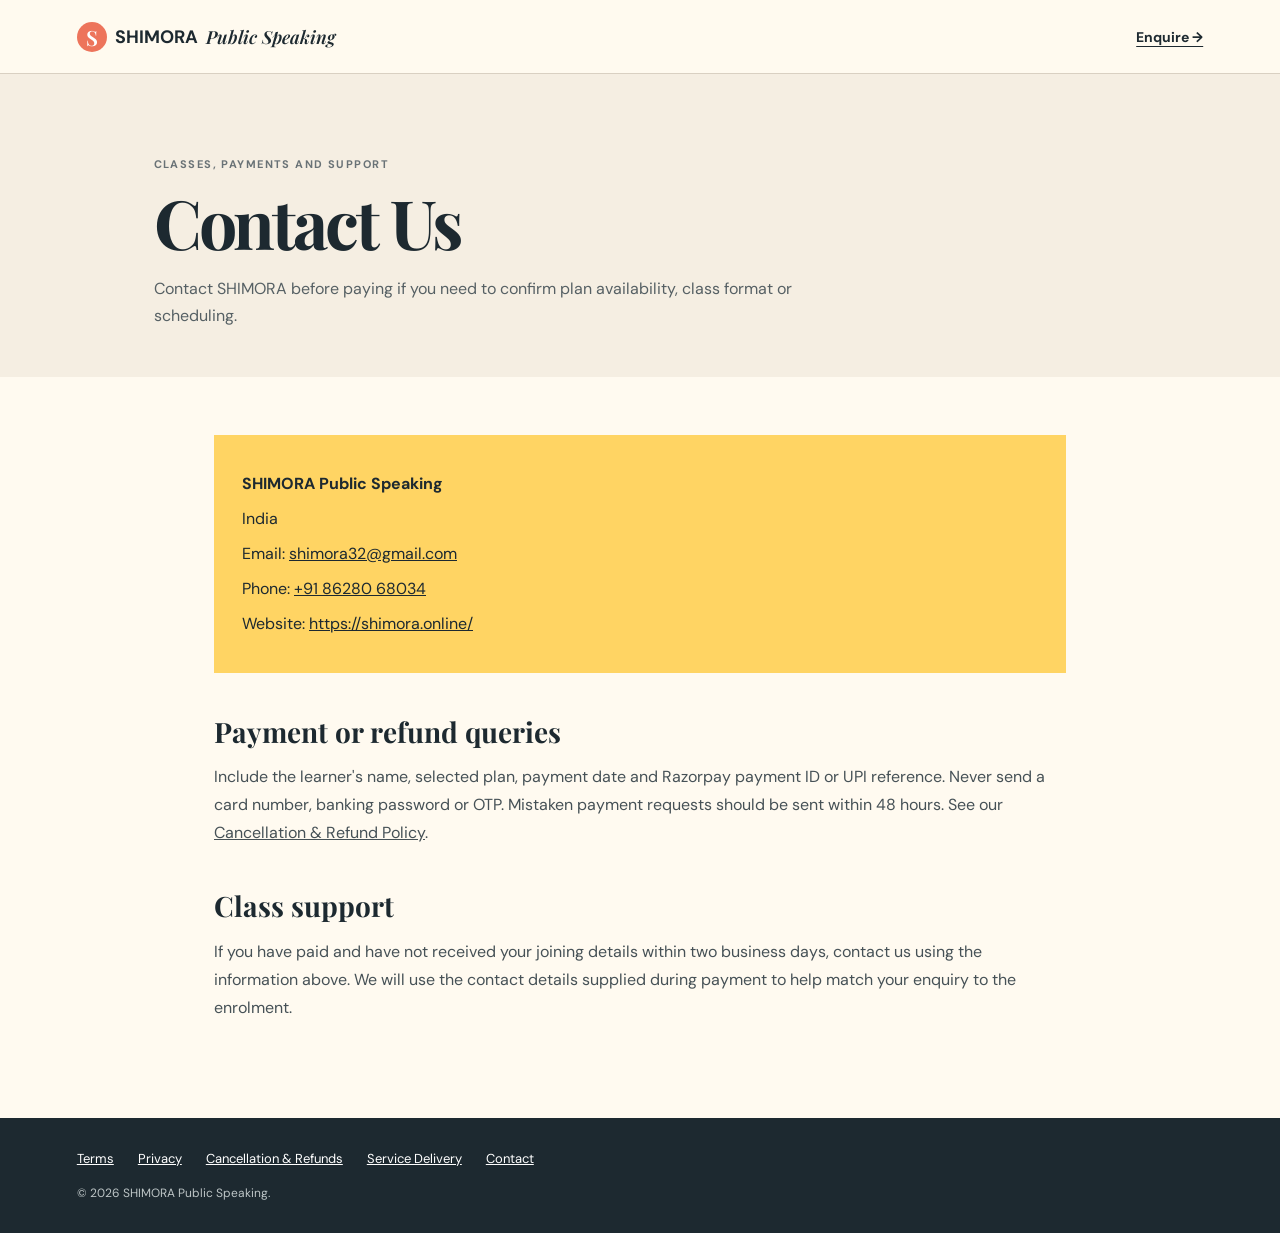
<file: contact.html>
<!doctype html>
<html lang="en"><head>
  <meta charset="utf-8"><meta name="viewport" content="width=device-width, initial-scale=1"><meta name="description" content="Contact SHIMORA Public Speaking for classes, payments and support."><link rel="canonical" href="https://shimora.online/contact.html">
  <link rel="icon" type="image/png" sizes="96x96" href="/favicon.png"><link rel="apple-touch-icon" sizes="180x180" href="/apple-touch-icon.png"><title>Contact Us | SHIMORA Public Speaking</title>
  <link rel="preconnect" href="https://fonts.googleapis.com"><link rel="preconnect" href="https://fonts.gstatic.com" crossorigin><link href="https://fonts.googleapis.com/css2?family=DM+Sans:wght@400;500;600;700&amp;family=Playfair+Display:wght@600;700&amp;display=swap" rel="stylesheet"><link rel="stylesheet" href="policy.css">
</head><body>
  <header class="policy-header"><a class="brand" href="/"><span class="brand-mark">S</span>SHIMORA <em>Public Speaking</em></a><a class="back-link" href="/#enquire">Enquire →</a></header>
  <main><section class="policy-hero"><p class="eyebrow">Classes, payments and support</p><h1>Contact Us</h1><p>Contact SHIMORA before paying if you need to confirm plan availability, class format or scheduling.</p></section>
  <article class="policy-content">
    <div class="contact-card"><p><strong>SHIMORA Public Speaking</strong></p><p>India</p><p>Email: <a href="mailto:shimora32@gmail.com">shimora32@gmail.com</a></p><p>Phone: <a href="tel:+918628068034">+91 86280 68034</a></p><p>Website: <a href="https://shimora.online/">https://shimora.online/</a></p></div>
    <h2>Payment or refund queries</h2><p>Include the learner's name, selected plan, payment date and Razorpay payment ID or UPI reference. Never send a card number, banking password or OTP. Mistaken payment requests should be sent within 48 hours. See our <a href="refund-policy.html">Cancellation &amp; Refund Policy</a>.</p>
    <h2>Class support</h2><p>If you have paid and have not received your joining details within two business days, contact us using the information above. We will use the contact details supplied during payment to help match your enquiry to the enrolment.</p>
  </article></main>
  <footer class="policy-footer"><nav><a href="terms.html">Terms</a><a href="privacy.html">Privacy</a><a href="refund-policy.html">Cancellation &amp; Refunds</a><a href="shipping-policy.html">Service Delivery</a><a href="contact.html">Contact</a></nav><p>© 2026 SHIMORA Public Speaking.</p></footer>
</body></html>
</file>
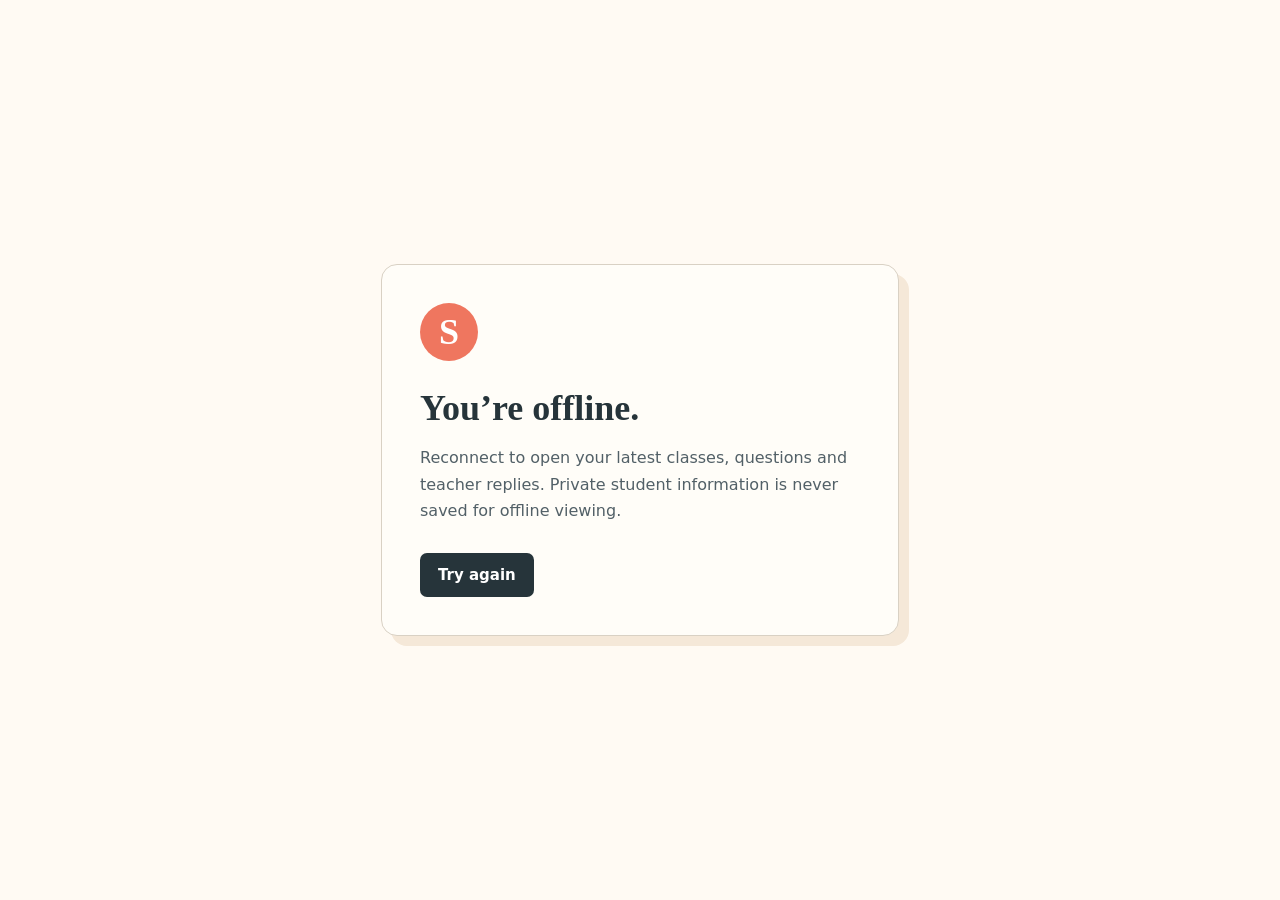
<file: offline.html>
<!doctype html>
<html lang="en">
<head>
  <meta charset="utf-8"><meta name="viewport" content="width=device-width, initial-scale=1">
  <meta name="theme-color" content="#ef765f"><title>SHIMORA is offline</title>
  <style>body{margin:0;min-height:100vh;display:grid;place-items:center;background:#fffaf3;color:#26343a;font-family:system-ui,sans-serif}.card{width:min(86vw,440px);padding:38px;border:1px solid #d9d1c4;border-radius:16px;background:#fffdf8;box-shadow:10px 10px 0 #f5e8d8}.mark{display:grid;place-items:center;width:58px;height:58px;border-radius:50%;background:#ef765f;color:#fff;font:700 36px Georgia,serif}h1{font:700 36px Georgia,serif;margin:26px 0 12px}p{line-height:1.65;color:#526067}button{margin-top:12px;border:0;border-radius:7px;background:#26343a;color:#fff;padding:13px 18px;font:700 15px system-ui,sans-serif;cursor:pointer}</style>
</head>
<body><main class="card"><span class="mark">S</span><h1>You’re offline.</h1><p>Reconnect to open your latest classes, questions and teacher replies. Private student information is never saved for offline viewing.</p><button type="button" onclick="location.reload()">Try again</button></main></body>
</html>
</file>
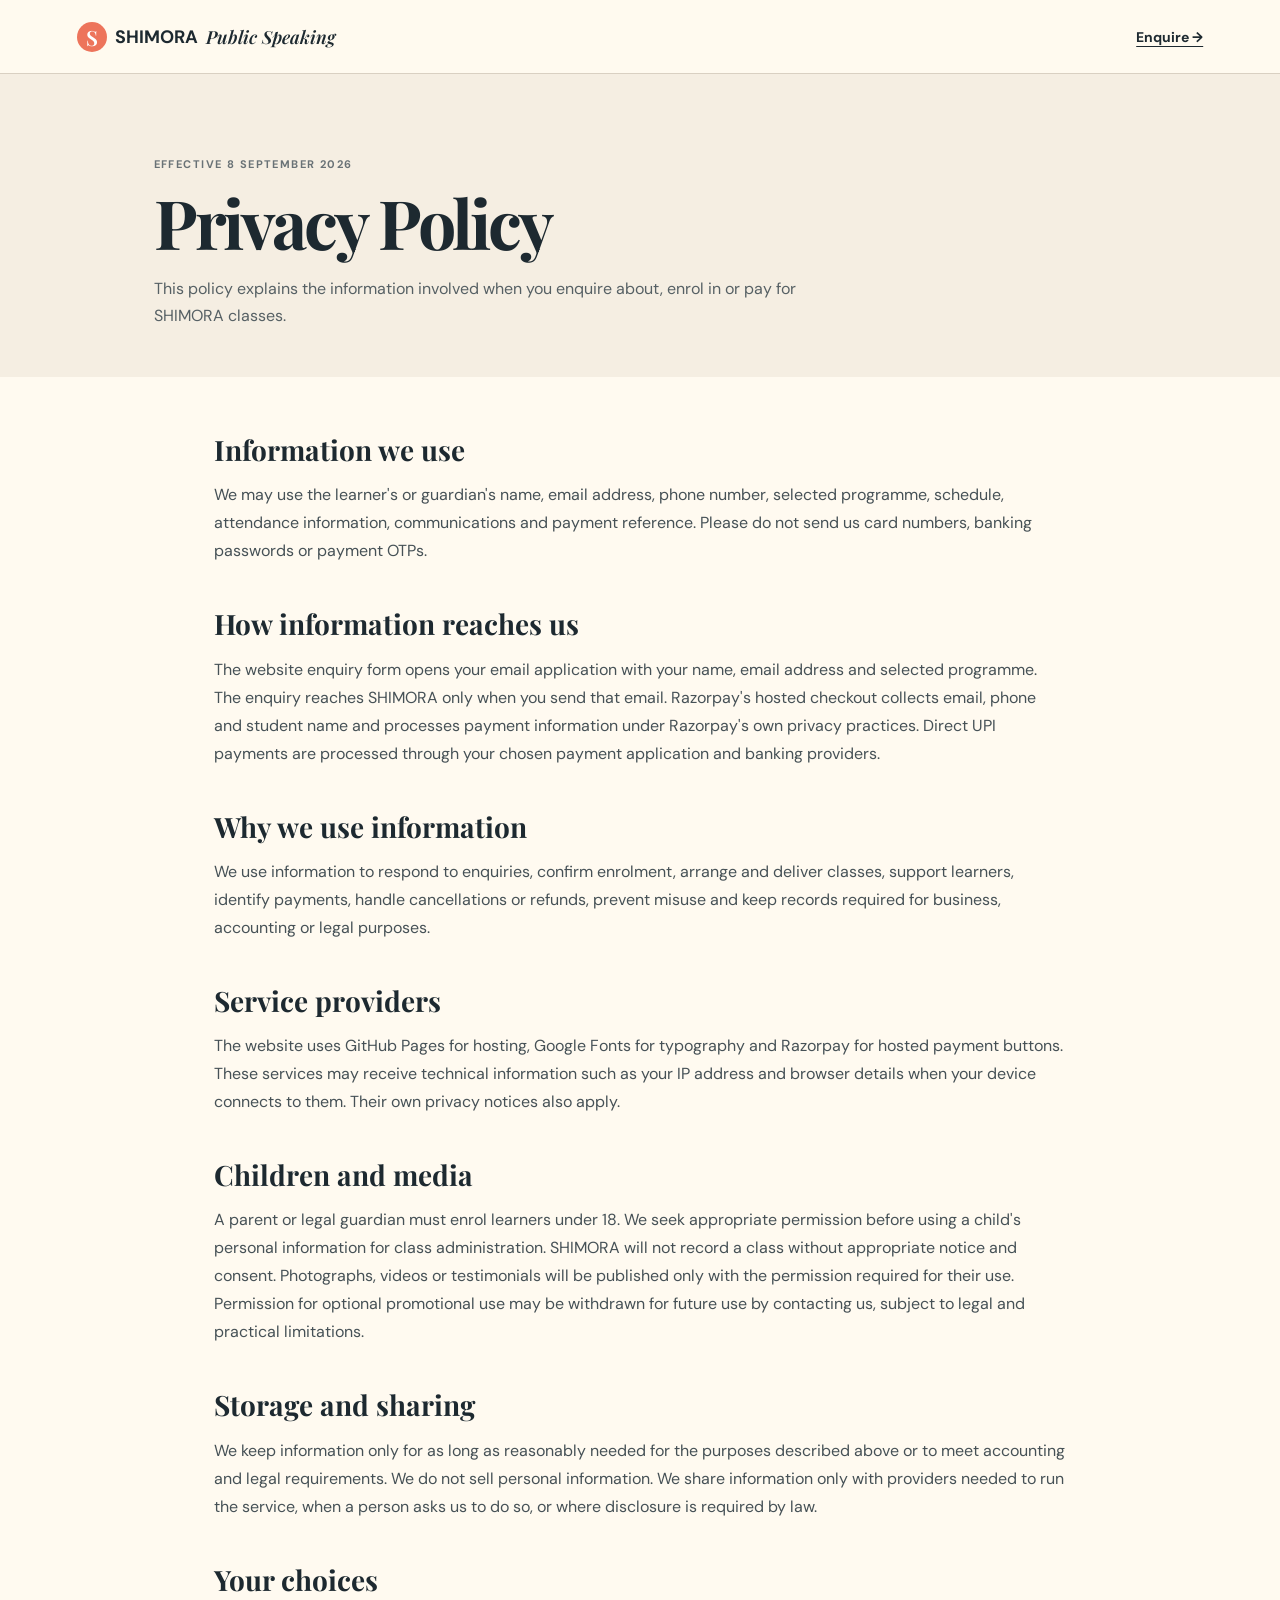
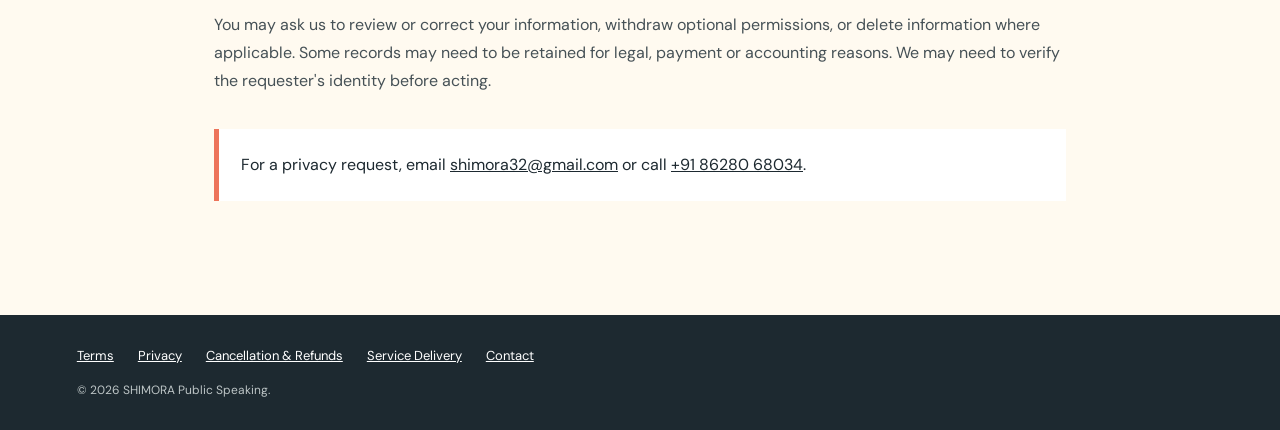
<file: privacy.html>
<!doctype html>
<html lang="en"><head>
  <meta charset="utf-8"><meta name="viewport" content="width=device-width, initial-scale=1">
  <meta name="description" content="Privacy Policy for SHIMORA Public Speaking."><link rel="canonical" href="https://shimora.online/privacy.html">
  <link rel="icon" type="image/png" sizes="96x96" href="/favicon.png"><link rel="apple-touch-icon" sizes="180x180" href="/apple-touch-icon.png">
  <title>Privacy Policy | SHIMORA Public Speaking</title>
  <link rel="preconnect" href="https://fonts.googleapis.com"><link rel="preconnect" href="https://fonts.gstatic.com" crossorigin><link href="https://fonts.googleapis.com/css2?family=DM+Sans:wght@400;500;600;700&amp;family=Playfair+Display:wght@600;700&amp;display=swap" rel="stylesheet"><link rel="stylesheet" href="policy.css">
</head><body>
  <header class="policy-header"><a class="brand" href="/"><span class="brand-mark">S</span>SHIMORA <em>Public Speaking</em></a><a class="back-link" href="/#enquire">Enquire →</a></header>
  <main><section class="policy-hero"><p class="eyebrow">Effective 8 September 2026</p><h1>Privacy Policy</h1><p>This policy explains the information involved when you enquire about, enrol in or pay for SHIMORA classes.</p></section>
  <article class="policy-content">
    <h2>Information we use</h2><p>We may use the learner's or guardian's name, email address, phone number, selected programme, schedule, attendance information, communications and payment reference. Please do not send us card numbers, banking passwords or payment OTPs.</p>
    <h2>How information reaches us</h2><p>The website enquiry form opens your email application with your name, email address and selected programme. The enquiry reaches SHIMORA only when you send that email. Razorpay's hosted checkout collects email, phone and student name and processes payment information under Razorpay's own privacy practices. Direct UPI payments are processed through your chosen payment application and banking providers.</p>
    <h2>Why we use information</h2><p>We use information to respond to enquiries, confirm enrolment, arrange and deliver classes, support learners, identify payments, handle cancellations or refunds, prevent misuse and keep records required for business, accounting or legal purposes.</p>
    <h2>Service providers</h2><p>The website uses GitHub Pages for hosting, Google Fonts for typography and Razorpay for hosted payment buttons. These services may receive technical information such as your IP address and browser details when your device connects to them. Their own privacy notices also apply.</p>
    <h2>Children and media</h2><p>A parent or legal guardian must enrol learners under 18. We seek appropriate permission before using a child's personal information for class administration. SHIMORA will not record a class without appropriate notice and consent. Photographs, videos or testimonials will be published only with the permission required for their use. Permission for optional promotional use may be withdrawn for future use by contacting us, subject to legal and practical limitations.</p>
    <h2>Storage and sharing</h2><p>We keep information only for as long as reasonably needed for the purposes described above or to meet accounting and legal requirements. We do not sell personal information. We share information only with providers needed to run the service, when a person asks us to do so, or where disclosure is required by law.</p>
    <h2>Your choices</h2><p>You may ask us to review or correct your information, withdraw optional permissions, or delete information where applicable. Some records may need to be retained for legal, payment or accounting reasons. We may need to verify the requester's identity before acting.</p>
    <div class="notice"><p>For a privacy request, email <a href="mailto:shimora32@gmail.com">shimora32@gmail.com</a> or call <a href="tel:+918628068034">+91 86280 68034</a>.</p></div>
  </article></main>
  <footer class="policy-footer"><nav><a href="terms.html">Terms</a><a href="privacy.html">Privacy</a><a href="refund-policy.html">Cancellation &amp; Refunds</a><a href="shipping-policy.html">Service Delivery</a><a href="contact.html">Contact</a></nav><p>© 2026 SHIMORA Public Speaking.</p></footer>
</body></html>
</file>
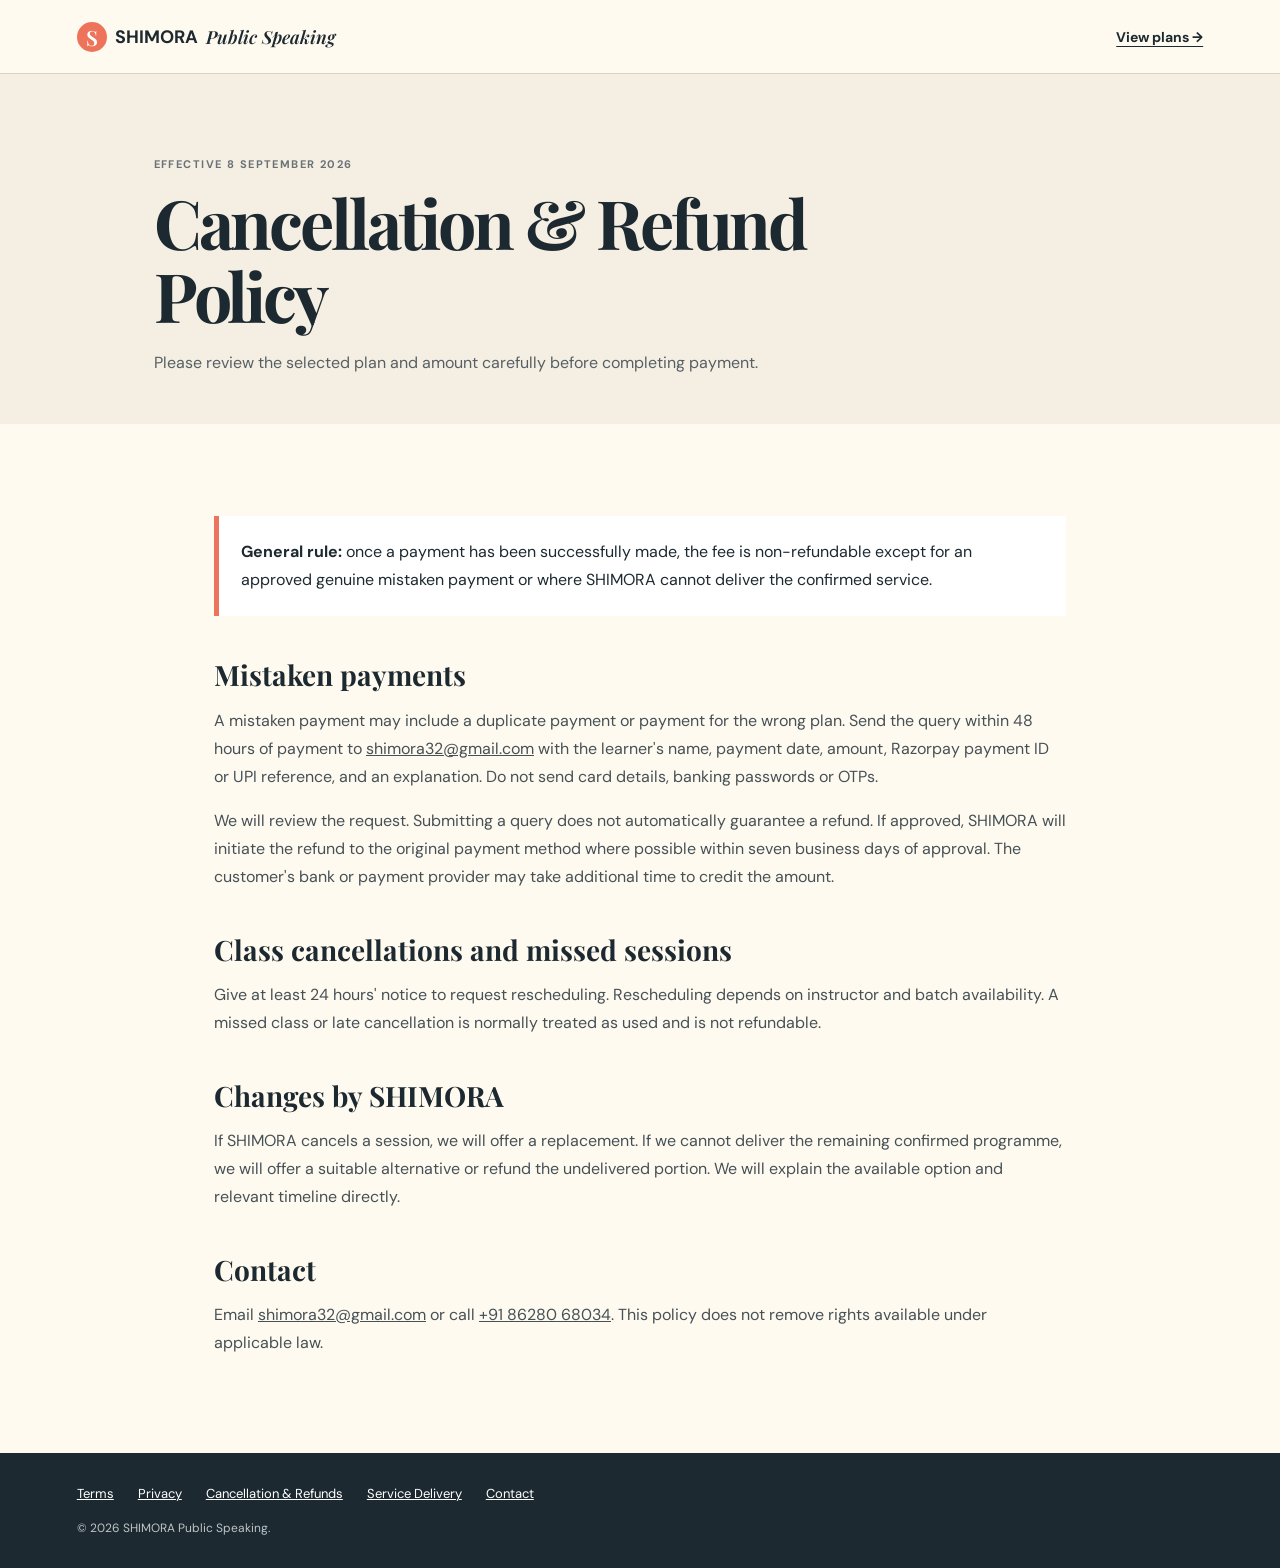
<file: refund-policy.html>
<!doctype html>
<html lang="en"><head>
  <meta charset="utf-8"><meta name="viewport" content="width=device-width, initial-scale=1"><meta name="description" content="Cancellation and Refund Policy for SHIMORA Public Speaking."><link rel="canonical" href="https://shimora.online/refund-policy.html">
  <link rel="icon" type="image/png" sizes="96x96" href="/favicon.png"><link rel="apple-touch-icon" sizes="180x180" href="/apple-touch-icon.png"><title>Cancellation &amp; Refund Policy | SHIMORA</title>
  <link rel="preconnect" href="https://fonts.googleapis.com"><link rel="preconnect" href="https://fonts.gstatic.com" crossorigin><link href="https://fonts.googleapis.com/css2?family=DM+Sans:wght@400;500;600;700&amp;family=Playfair+Display:wght@600;700&amp;display=swap" rel="stylesheet"><link rel="stylesheet" href="policy.css">
</head><body>
  <header class="policy-header"><a class="brand" href="/"><span class="brand-mark">S</span>SHIMORA <em>Public Speaking</em></a><a class="back-link" href="/#pricing">View plans →</a></header>
  <main><section class="policy-hero"><p class="eyebrow">Effective 8 September 2026</p><h1>Cancellation &amp; Refund Policy</h1><p>Please review the selected plan and amount carefully before completing payment.</p></section>
  <article class="policy-content">
    <div class="notice"><p><strong>General rule:</strong> once a payment has been successfully made, the fee is non-refundable except for an approved genuine mistaken payment or where SHIMORA cannot deliver the confirmed service.</p></div>
    <h2>Mistaken payments</h2><p>A mistaken payment may include a duplicate payment or payment for the wrong plan. Send the query within 48 hours of payment to <a href="mailto:shimora32@gmail.com">shimora32@gmail.com</a> with the learner's name, payment date, amount, Razorpay payment ID or UPI reference, and an explanation. Do not send card details, banking passwords or OTPs.</p><p>We will review the request. Submitting a query does not automatically guarantee a refund. If approved, SHIMORA will initiate the refund to the original payment method where possible within seven business days of approval. The customer's bank or payment provider may take additional time to credit the amount.</p>
    <h2>Class cancellations and missed sessions</h2><p>Give at least 24 hours' notice to request rescheduling. Rescheduling depends on instructor and batch availability. A missed class or late cancellation is normally treated as used and is not refundable.</p>
    <h2>Changes by SHIMORA</h2><p>If SHIMORA cancels a session, we will offer a replacement. If we cannot deliver the remaining confirmed programme, we will offer a suitable alternative or refund the undelivered portion. We will explain the available option and relevant timeline directly.</p>
    <h2>Contact</h2><p>Email <a href="mailto:shimora32@gmail.com">shimora32@gmail.com</a> or call <a href="tel:+918628068034">+91 86280 68034</a>. This policy does not remove rights available under applicable law.</p>
  </article></main>
  <footer class="policy-footer"><nav><a href="terms.html">Terms</a><a href="privacy.html">Privacy</a><a href="refund-policy.html">Cancellation &amp; Refunds</a><a href="shipping-policy.html">Service Delivery</a><a href="contact.html">Contact</a></nav><p>© 2026 SHIMORA Public Speaking.</p></footer>
</body></html>
</file>
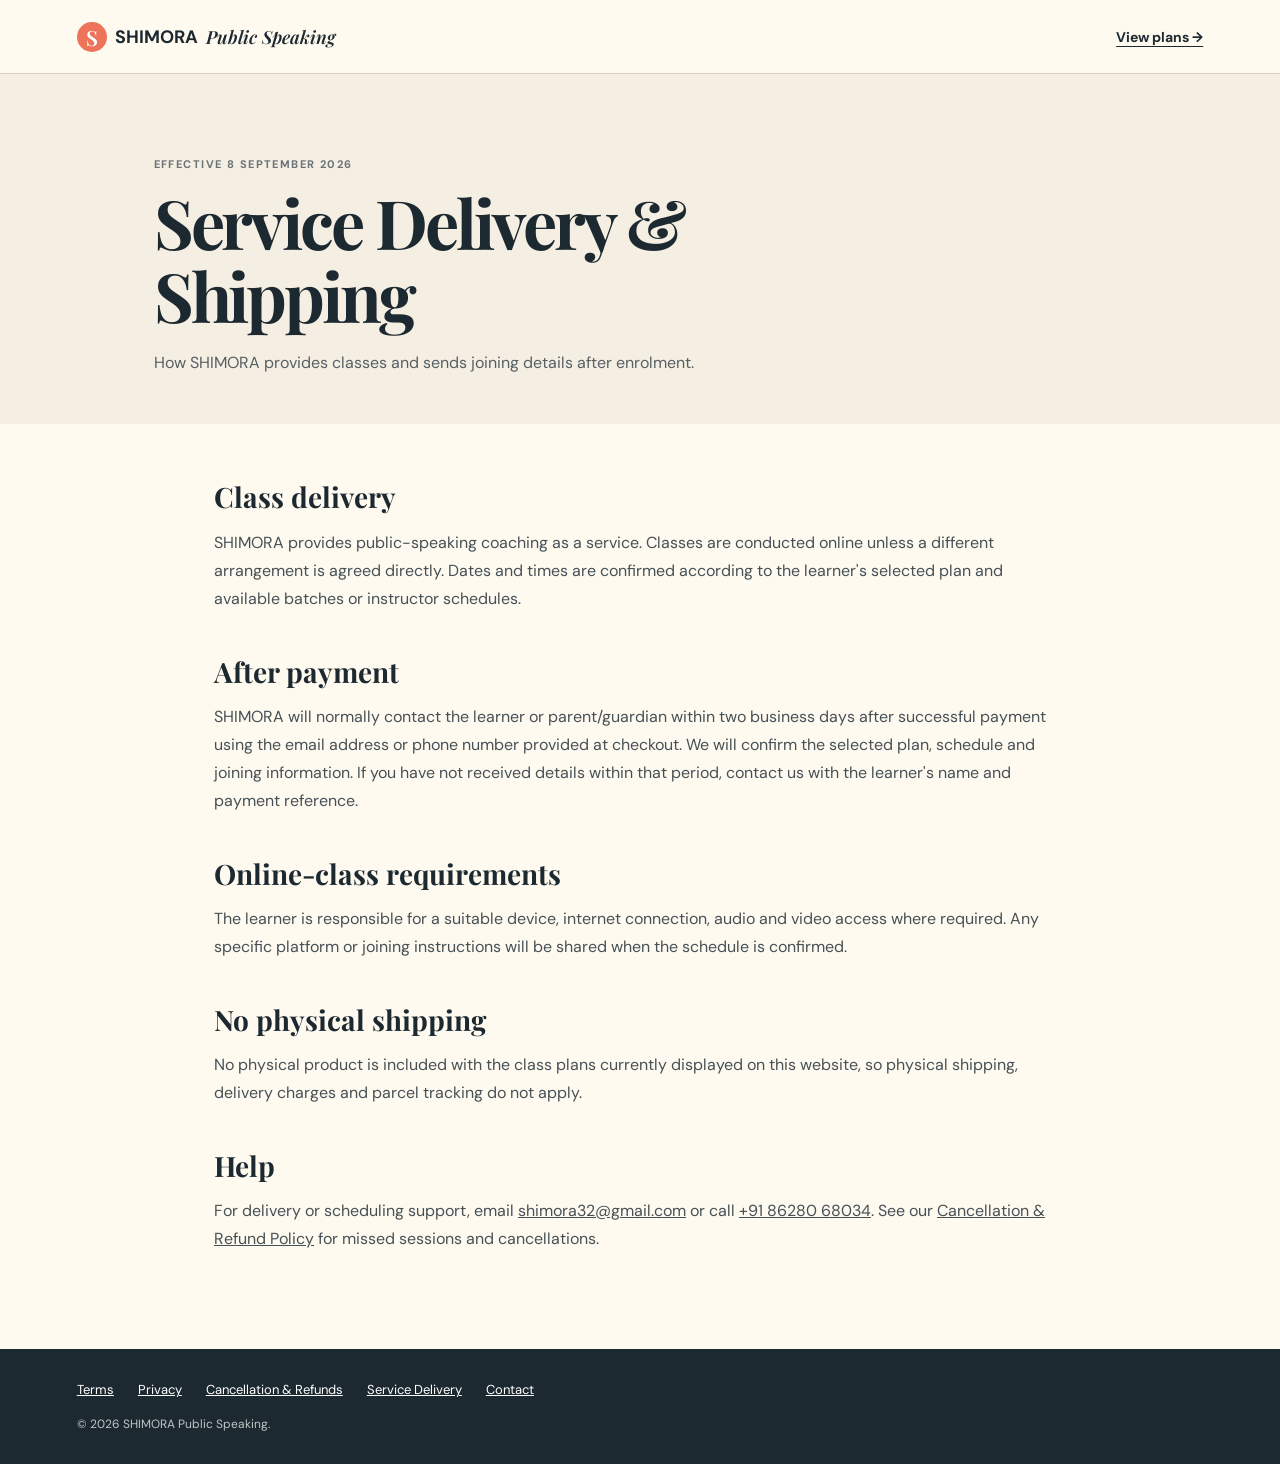
<file: shipping-policy.html>
<!doctype html>
<html lang="en"><head>
  <meta charset="utf-8"><meta name="viewport" content="width=device-width, initial-scale=1"><meta name="description" content="Service Delivery and Shipping Policy for SHIMORA Public Speaking."><link rel="canonical" href="https://shimora.online/shipping-policy.html">
  <link rel="icon" type="image/png" sizes="96x96" href="/favicon.png"><link rel="apple-touch-icon" sizes="180x180" href="/apple-touch-icon.png"><title>Service Delivery &amp; Shipping | SHIMORA</title>
  <link rel="preconnect" href="https://fonts.googleapis.com"><link rel="preconnect" href="https://fonts.gstatic.com" crossorigin><link href="https://fonts.googleapis.com/css2?family=DM+Sans:wght@400;500;600;700&amp;family=Playfair+Display:wght@600;700&amp;display=swap" rel="stylesheet"><link rel="stylesheet" href="policy.css">
</head><body>
  <header class="policy-header"><a class="brand" href="/"><span class="brand-mark">S</span>SHIMORA <em>Public Speaking</em></a><a class="back-link" href="/#pricing">View plans →</a></header>
  <main><section class="policy-hero"><p class="eyebrow">Effective 8 September 2026</p><h1>Service Delivery &amp; Shipping</h1><p>How SHIMORA provides classes and sends joining details after enrolment.</p></section>
  <article class="policy-content">
    <h2>Class delivery</h2><p>SHIMORA provides public-speaking coaching as a service. Classes are conducted online unless a different arrangement is agreed directly. Dates and times are confirmed according to the learner's selected plan and available batches or instructor schedules.</p>
    <h2>After payment</h2><p>SHIMORA will normally contact the learner or parent/guardian within two business days after successful payment using the email address or phone number provided at checkout. We will confirm the selected plan, schedule and joining information. If you have not received details within that period, contact us with the learner's name and payment reference.</p>
    <h2>Online-class requirements</h2><p>The learner is responsible for a suitable device, internet connection, audio and video access where required. Any specific platform or joining instructions will be shared when the schedule is confirmed.</p>
    <h2>No physical shipping</h2><p>No physical product is included with the class plans currently displayed on this website, so physical shipping, delivery charges and parcel tracking do not apply.</p>
    <h2>Help</h2><p>For delivery or scheduling support, email <a href="mailto:shimora32@gmail.com">shimora32@gmail.com</a> or call <a href="tel:+918628068034">+91 86280 68034</a>. See our <a href="refund-policy.html">Cancellation &amp; Refund Policy</a> for missed sessions and cancellations.</p>
  </article></main>
  <footer class="policy-footer"><nav><a href="terms.html">Terms</a><a href="privacy.html">Privacy</a><a href="refund-policy.html">Cancellation &amp; Refunds</a><a href="shipping-policy.html">Service Delivery</a><a href="contact.html">Contact</a></nav><p>© 2026 SHIMORA Public Speaking.</p></footer>
</body></html>
</file>
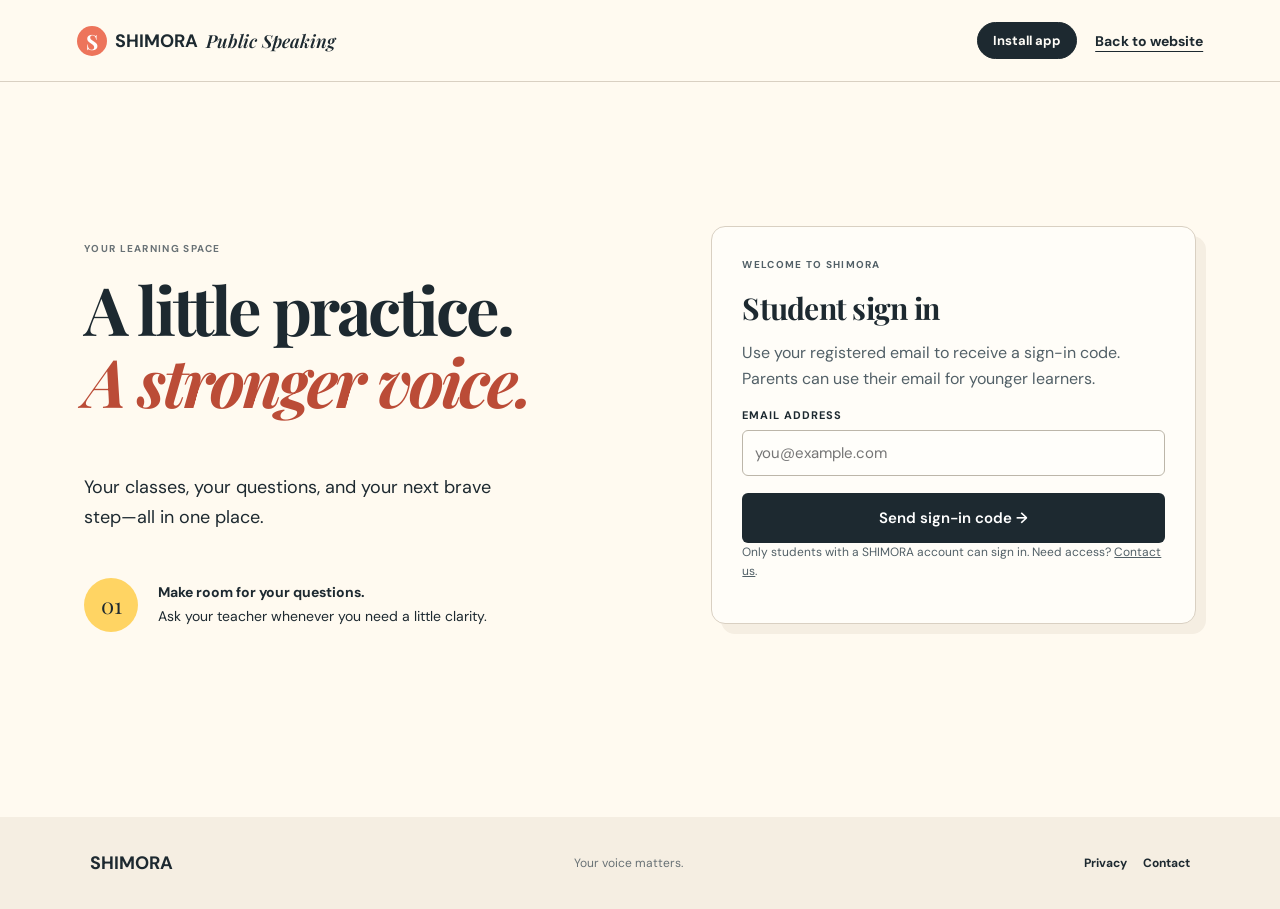
<file: student.html>
<!doctype html>
<html lang="en">
<head>
  <meta charset="utf-8"><meta name="viewport" content="width=device-width, initial-scale=1">
  <meta name="robots" content="noindex,nofollow"><meta name="referrer" content="strict-origin-when-cross-origin">
  <meta name="theme-color" content="#ef765f"><meta name="apple-mobile-web-app-capable" content="yes">
  <meta name="apple-mobile-web-app-status-bar-style" content="default"><meta name="apple-mobile-web-app-title" content="SHIMORA">
  <title>Student dashboard | SHIMORA</title>
  <link rel="icon" href="/favicon.png"><link rel="apple-touch-icon" href="/apple-touch-icon.png"><link rel="manifest" href="/app.webmanifest">
  <link rel="preconnect" href="https://fonts.googleapis.com"><link rel="preconnect" href="https://fonts.gstatic.com" crossorigin>
  <link href="https://fonts.googleapis.com/css2?family=DM+Sans:wght@400;500;600;700&family=Playfair+Display:wght@600;700&display=swap" rel="stylesheet">
  <link rel="stylesheet" href="styles.css"><link rel="stylesheet" href="student.css">
  <script src="student-config.js" defer></script><script src="student.js" defer></script><script src="app-install.js" defer></script>
</head>
<body>
  <header class="site-header"><a class="brand" href="/"><span class="brand-mark">S</span>SHIMORA <em>Public Speaking</em></a><div class="app-actions"><button class="install-button" id="install-app" type="button" hidden>Install app</button><a class="text-link" href="/">Back to website</a></div></header>
  <p id="install-status" class="install-status" role="status" aria-live="polite"></p>
  <main class="student-main">
    <section id="login-view" class="login-layout">
      <div class="welcome-copy"><p class="eyebrow">Your learning space</p><h1>A little practice.<br><i>A stronger voice.</i></h1><p>Your classes, your questions, and your next brave step—all in one place.</p><div class="welcome-note"><span>01</span><p><strong>Make room for your questions.</strong><br>Ask your teacher whenever you need a little clarity.</p></div></div>
      <div class="panel login-panel"><p class="eyebrow">Welcome to SHIMORA</p><h2>Student sign in</h2><p>Use your registered email to receive a sign-in code. Parents can use their email for younger learners.</p>
        <form id="email-form"><label>Email address<input type="email" name="email" autocomplete="email" maxlength="254" required placeholder="you@example.com"></label><button class="button button-dark" type="submit">Send sign-in code →</button></form>
        <form id="code-form" hidden><label>Code from your email<input name="code" inputmode="numeric" autocomplete="one-time-code" pattern="[0-9]{6,10}" minlength="6" maxlength="10" required></label><button class="button button-dark" type="submit">Open my dashboard →</button><button class="plain-button" type="button" id="change-email">Use a different email / resend code</button></form>
        <p id="login-message" class="message" role="status" aria-live="polite"></p><p class="small">Only students with a SHIMORA account can sign in. Need access? <a href="contact.html">Contact us</a>.</p>
      </div>
    </section>
    <section id="dashboard-view" hidden>
      <div class="dashboard-heading"><div><p class="eyebrow">SHIMORA · Student space</p><h1 id="greeting">Welcome back.</h1><p>A place to keep learning, asking, and growing.</p></div><button class="button outline-button" id="signout">Sign out</button></div>
      <p id="dashboard-message" class="message" role="status" aria-live="polite"></p>
      <div class="summary-grid"><article class="summary-card blue-card"><span>Your programme</span><strong id="programme">Not assigned yet</strong><small id="class-note">Your teacher will add your class details here.</small></article><article class="summary-card yellow-card"><span>Questions waiting for a reply</span><strong id="waiting-count">0</strong><small>Keep asking. Every question helps.</small></article><article class="summary-card coral-card"><span>Answers from your teacher</span><strong id="answered-count">0</strong><small>Find your replies in your question history.</small></article></div>
      <section class="panel timetable-panel"><div class="timetable-heading"><div><p class="eyebrow">Plan your week</p><h2>My timetable</h2><p id="week-label" class="week-label"></p></div><div class="week-controls" aria-label="Choose timetable week"><button class="plain-button calendar-button" id="previous-week" type="button" aria-label="Previous week">←</button><button class="plain-button" id="current-week" type="button">Today</button><button class="plain-button calendar-button" id="next-week" type="button" aria-label="Next week">→</button></div></div><div id="calendar-grid" class="calendar-grid" aria-live="polite"></div></section>
      <div class="dashboard-grid"><div>
        <section class="panel"><p class="eyebrow">Ask away</p><h2>What’s on your mind?</h2><p>A speaking exercise, your next class, or something you’re finding tricky—we’re here to help.</p><form id="query-form"><label>Topic<select name="category"><option>Speaking practice</option><option>Classes and schedule</option><option>Fees and enrolment</option><option>Other</option></select></label><label>Subject<input name="subject" required minlength="3" maxlength="120" placeholder="e.g. How can I feel calmer before a speech?"></label><label>Your question<textarea name="body" rows="5" required minlength="10" maxlength="3000" placeholder="Tell your teacher a little more…"></textarea></label><p class="small">Please don’t include passwords or payment details.</p><button class="button button-dark" type="submit">Send question →</button><p id="query-message" class="message" role="status" aria-live="polite"></p></form></section>
        <section class="panel history-panel"><div class="panel-heading"><div><p class="eyebrow">Keep the conversation going</p><h2>My questions</h2></div><button class="plain-button" id="refresh">Refresh</button></div><label>Show<select id="query-filter"><option value="all">All questions</option><option value="waiting">Waiting for a reply</option><option value="answered">Answered</option></select></label><div id="query-list" class="question-list"></div></section>
      </div><aside>
        <section class="panel"><p class="eyebrow">Your profile</p><h2>A little about you</h2><p id="profile-email" class="small"></p><form id="profile-form"><label>Student name<input name="display_name" required maxlength="80" autocomplete="name"></label><label>Speaking goal<textarea name="goal" rows="3" maxlength="500" placeholder="What would you like to feel more confident doing?"></textarea></label><button class="button outline-button" type="submit">Save profile</button><p id="profile-message" class="message" role="status" aria-live="polite"></p></form></section>
        <section class="practice-card"><p class="eyebrow">A small step for today</p><h2>Speak for 60 seconds.</h2><p>Pick something you love. Explain why it matters to you. Pause, breathe, and try again.</p><span class="practice-label">Progress starts with practice.</span></section>
      </aside></div>
      <section id="teacher-view" class="panel" hidden><p class="eyebrow">Teacher space</p><h2>Student questions</h2><p>Reply privately. Only the student who asked and authorised teachers can see the conversation.</p><div id="teacher-list" class="question-list"></div></section>
    </section>
  </main>
  <footer><a class="brand" href="/">SHIMORA</a><p>Your voice matters.</p><div><a href="privacy.html">Privacy</a><a href="contact.html">Contact</a></div></footer>
</body></html>
</file>
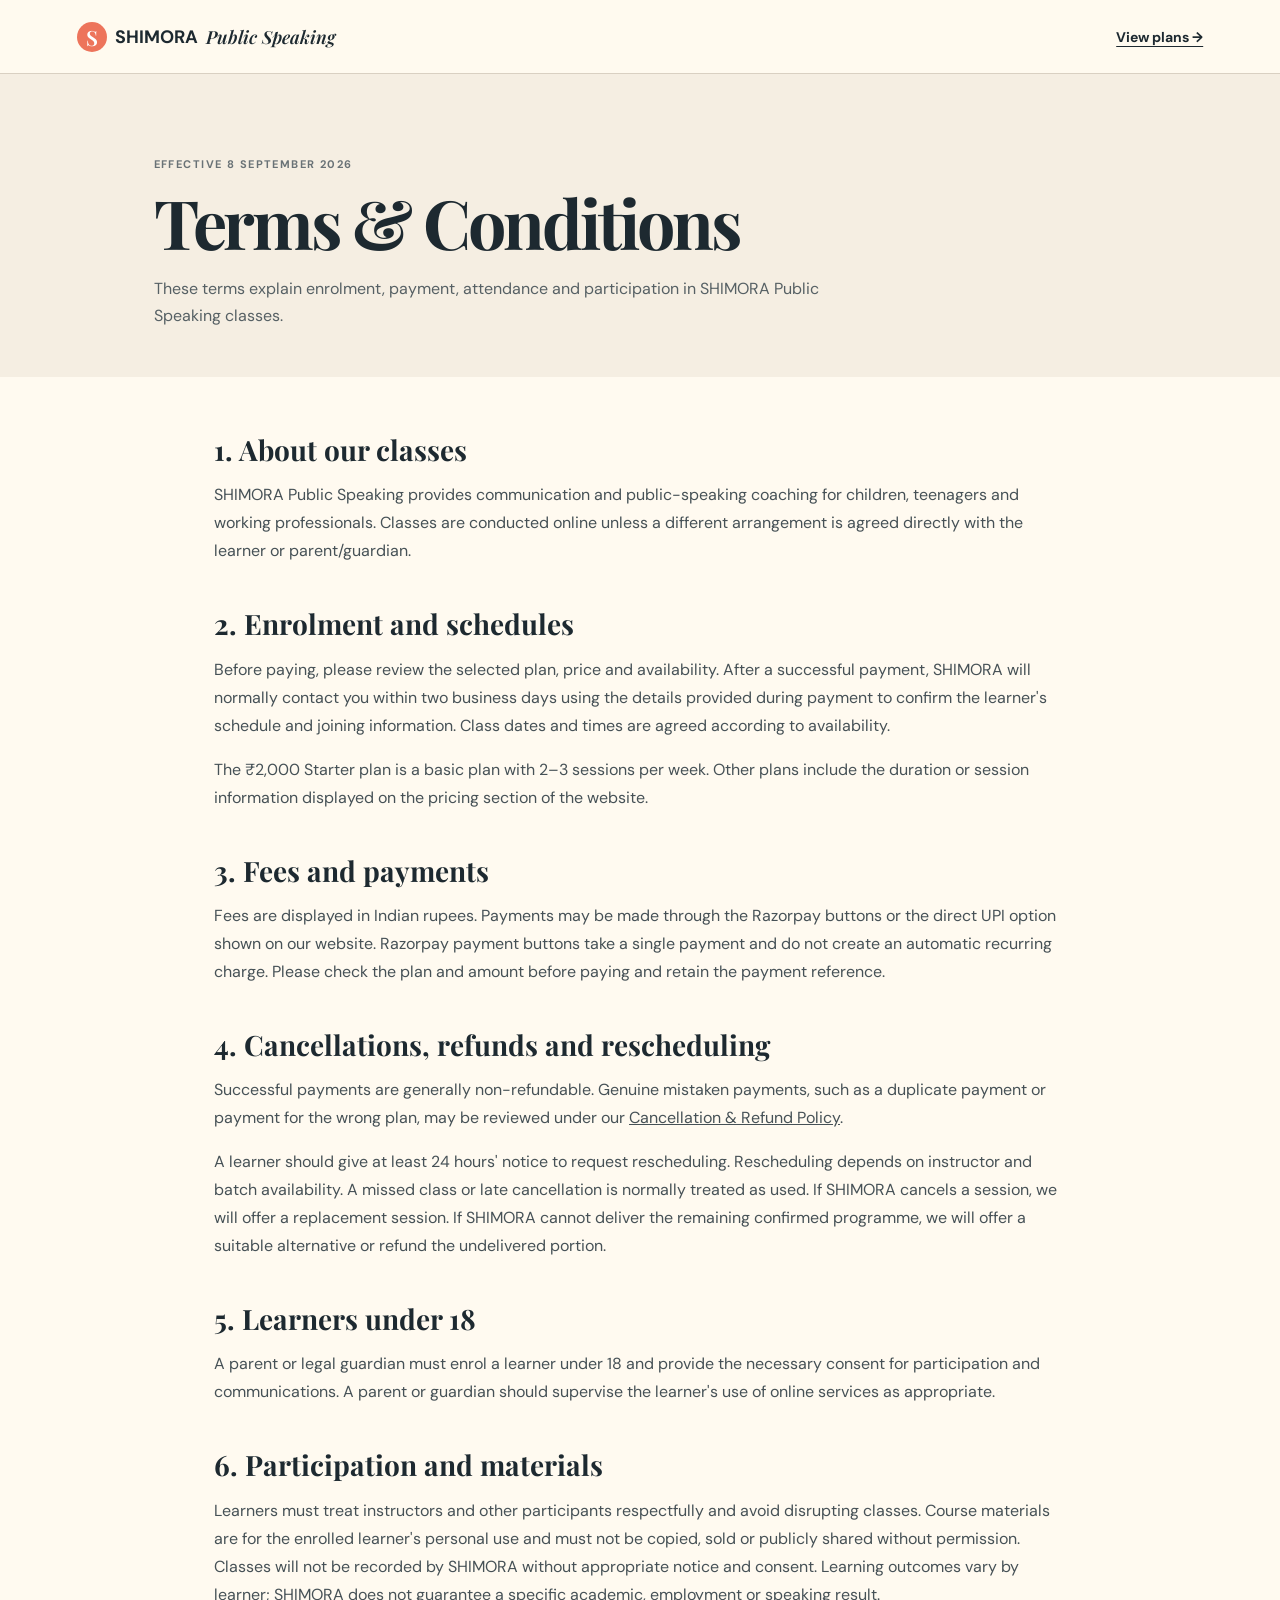
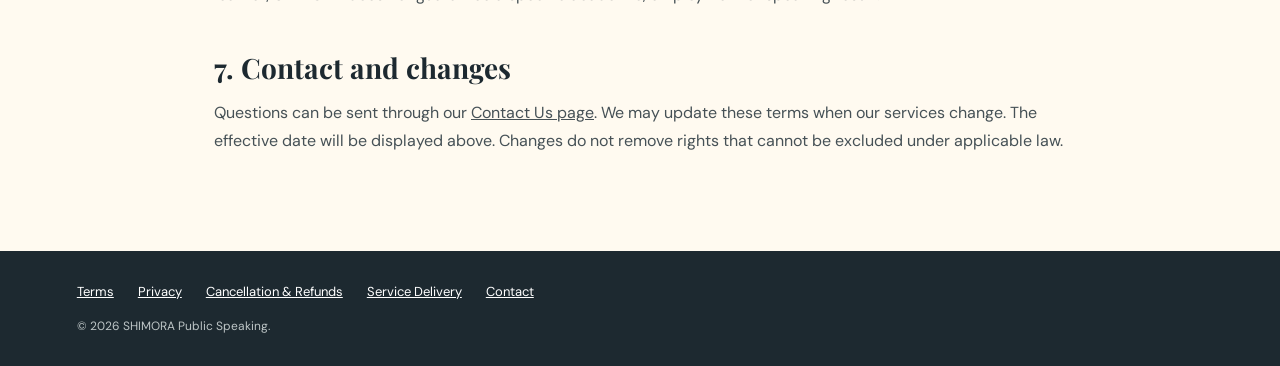
<file: terms.html>
<!doctype html>
<html lang="en"><head>
  <meta charset="utf-8"><meta name="viewport" content="width=device-width, initial-scale=1">
  <meta name="description" content="Terms and Conditions for SHIMORA Public Speaking classes.">
  <link rel="canonical" href="https://shimora.online/terms.html">
  <link rel="icon" type="image/png" sizes="96x96" href="/favicon.png"><link rel="apple-touch-icon" sizes="180x180" href="/apple-touch-icon.png">
  <title>Terms &amp; Conditions | SHIMORA Public Speaking</title>
  <link rel="preconnect" href="https://fonts.googleapis.com"><link rel="preconnect" href="https://fonts.gstatic.com" crossorigin>
  <link href="https://fonts.googleapis.com/css2?family=DM+Sans:wght@400;500;600;700&amp;family=Playfair+Display:wght@600;700&amp;display=swap" rel="stylesheet"><link rel="stylesheet" href="policy.css">
</head><body>
  <header class="policy-header"><a class="brand" href="/"><span class="brand-mark">S</span>SHIMORA <em>Public Speaking</em></a><a class="back-link" href="/#pricing">View plans →</a></header>
  <main><section class="policy-hero"><p class="eyebrow">Effective 8 September 2026</p><h1>Terms &amp; Conditions</h1><p>These terms explain enrolment, payment, attendance and participation in SHIMORA Public Speaking classes.</p></section>
  <article class="policy-content">
    <h2>1. About our classes</h2><p>SHIMORA Public Speaking provides communication and public-speaking coaching for children, teenagers and working professionals. Classes are conducted online unless a different arrangement is agreed directly with the learner or parent/guardian.</p>
    <h2>2. Enrolment and schedules</h2><p>Before paying, please review the selected plan, price and availability. After a successful payment, SHIMORA will normally contact you within two business days using the details provided during payment to confirm the learner's schedule and joining information. Class dates and times are agreed according to availability.</p><p>The ₹2,000 Starter plan is a basic plan with 2–3 sessions per week. Other plans include the duration or session information displayed on the pricing section of the website.</p>
    <h2>3. Fees and payments</h2><p>Fees are displayed in Indian rupees. Payments may be made through the Razorpay buttons or the direct UPI option shown on our website. Razorpay payment buttons take a single payment and do not create an automatic recurring charge. Please check the plan and amount before paying and retain the payment reference.</p>
    <h2>4. Cancellations, refunds and rescheduling</h2><p>Successful payments are generally non-refundable. Genuine mistaken payments, such as a duplicate payment or payment for the wrong plan, may be reviewed under our <a href="refund-policy.html">Cancellation &amp; Refund Policy</a>.</p><p>A learner should give at least 24 hours' notice to request rescheduling. Rescheduling depends on instructor and batch availability. A missed class or late cancellation is normally treated as used. If SHIMORA cancels a session, we will offer a replacement session. If SHIMORA cannot deliver the remaining confirmed programme, we will offer a suitable alternative or refund the undelivered portion.</p>
    <h2>5. Learners under 18</h2><p>A parent or legal guardian must enrol a learner under 18 and provide the necessary consent for participation and communications. A parent or guardian should supervise the learner's use of online services as appropriate.</p>
    <h2>6. Participation and materials</h2><p>Learners must treat instructors and other participants respectfully and avoid disrupting classes. Course materials are for the enrolled learner's personal use and must not be copied, sold or publicly shared without permission. Classes will not be recorded by SHIMORA without appropriate notice and consent. Learning outcomes vary by learner; SHIMORA does not guarantee a specific academic, employment or speaking result.</p>
    <h2>7. Contact and changes</h2><p>Questions can be sent through our <a href="contact.html">Contact Us page</a>. We may update these terms when our services change. The effective date will be displayed above. Changes do not remove rights that cannot be excluded under applicable law.</p>
  </article></main>
  <footer class="policy-footer"><nav><a href="terms.html">Terms</a><a href="privacy.html">Privacy</a><a href="refund-policy.html">Cancellation &amp; Refunds</a><a href="shipping-policy.html">Service Delivery</a><a href="contact.html">Contact</a></nav><p>© 2026 SHIMORA Public Speaking.</p></footer>
</body></html>
</file>
<file: policy.css>
:root{--ink:#1d2930;--cream:#fffaf0;--paper:#f5eee2;--coral:#ed745b;--yellow:#ffd463;--line:#d9d0c2}
*{box-sizing:border-box}
html{scroll-behavior:smooth}
body{margin:0;background:var(--cream);color:var(--ink);font-family:'DM Sans',sans-serif}
a{color:inherit}
.policy-header{min-height:74px;padding:18px clamp(22px,6vw,84px);display:flex;align-items:center;justify-content:space-between;gap:24px;border-bottom:1px solid var(--line);background:rgba(255,250,240,.96)}
.brand{display:flex;align-items:center;gap:8px;color:var(--ink);font-size:18px;font-weight:700;text-decoration:none}
.brand em{font-family:'Playfair Display',serif;font-weight:600}
.brand-mark{display:grid;place-items:center;width:30px;height:30px;border-radius:50%;background:var(--coral);color:#fff;font:600 21px 'Playfair Display',serif}
.back-link{font-size:14px;font-weight:700;text-underline-offset:4px}
.policy-hero{padding:72px clamp(22px,12vw,170px) 48px;background:var(--paper)}
.eyebrow{text-transform:uppercase;letter-spacing:.13em;font-size:11px;font-weight:700;color:#697276}
h1,h2{font-family:'Playfair Display',serif;line-height:1.08}
h1{max-width:800px;margin:14px 0 18px;font-size:clamp(42px,6vw,68px);letter-spacing:-.045em}
.policy-hero p:last-child{max-width:680px;margin:0;color:#566064;line-height:1.65}
.policy-content{max-width:900px;margin:0 auto;padding:58px 24px 80px}
.policy-content h2{margin:44px 0 14px;font-size:28px}
.policy-content h2:first-child{margin-top:0}
.policy-content p,.policy-content li{font-size:16px;line-height:1.75;color:#465156}
.policy-content li+li{margin-top:8px}
.notice{margin:34px 0;padding:22px;border-left:5px solid var(--coral);background:#fff}
.notice p{margin:0;color:var(--ink)}
.contact-card{padding:28px;background:var(--yellow)}
.contact-card p{margin:7px 0;color:var(--ink)}
.policy-footer{padding:32px clamp(22px,6vw,84px);background:var(--ink);color:#fff}
.policy-footer nav{display:flex;flex-wrap:wrap;gap:14px 24px;margin-bottom:18px}
.policy-footer a{font-size:13px}
.policy-footer p{margin:0;color:#bdc5c6;font-size:12px}
@media(max-width:650px){.policy-header{align-items:flex-start;flex-direction:column}.policy-hero{padding-top:52px}.brand{font-size:16px}.policy-content{padding-top:42px}.policy-footer nav{flex-direction:column}}
</file>
<file: styles.css>
:root{--ink:#1d2930;--cream:#fffaf0;--paper:#f5eee2;--coral:#ed745b;--yellow:#ffd463;--blue:#97cfd5;--line:#d9d0c2}*{box-sizing:border-box}html{scroll-behavior:smooth}body{margin:0;color:var(--ink);background:var(--cream);font-family:'DM Sans',sans-serif}h1,h2,h3,p{margin-top:0}h1,h2,h3{font-family:'Playfair Display',serif;line-height:1.04}a{color:inherit;text-decoration:none}.site-header{height:82px;padding:0 6vw;display:flex;align-items:center;justify-content:space-between;border-bottom:1px solid var(--line);background:rgba(255,250,240,.94);position:sticky;top:0;z-index:10}.brand{font-size:18px;font-weight:700;display:flex;align-items:center;gap:8px}.brand em{font-family:'Playfair Display',serif;font-weight:600}.brand-mark{display:grid;place-items:center;width:30px;height:30px;border-radius:50%;background:var(--coral);color:#fff;font-family:'Playfair Display',serif;font-size:21px}nav{display:flex;align-items:center;gap:28px;font-size:14px;font-weight:600}nav a:not(.nav-cta):hover,.text-link:hover{color:var(--coral)}.nav-cta{padding:11px 16px;background:var(--ink);color:#fff;border-radius:4px}.menu-button{display:none;border:0;background:transparent;font-size:24px}.hero{min-height:585px;display:grid;grid-template-columns:1.06fr .94fr}.hero-copy{padding:108px 8vw 70px 10vw}.eyebrow{text-transform:uppercase;letter-spacing:.13em;font-size:11px;font-weight:700;margin-bottom:18px;color:#697276}.hero h1{font-size:clamp(48px,5.2vw,78px);letter-spacing:-.05em;margin-bottom:25px}.hero h1 i,.enquire h2 i{color:var(--coral);font-weight:600}.hero-text{max-width:460px;font-size:18px;line-height:1.55;color:#4c565a}.hero-actions{display:flex;align-items:center;gap:25px;margin:35px 0 53px}.button{border:0;border-radius:3px;padding:15px 19px;font:600 15px 'DM Sans',sans-serif;display:inline-flex;gap:20px;align-items:center;cursor:pointer}.button span{font-size:22px;line-height:10px}.button-dark{color:#fff;background:var(--ink)}.button-light{color:var(--ink);background:var(--yellow)}.text-link{font-weight:700;font-size:14px;text-decoration:underline;text-underline-offset:5px}.hero-proof{display:flex;align-items:center;gap:10px}.hero-proof strong{font:700 28px 'Playfair Display',serif}.hero-proof span:not(.stars){font-size:11px;line-height:1.25;color:#687175}.stars{margin-left:20px;letter-spacing:2px;color:#e9a92b;font-size:13px}.hero-art{background:var(--blue);position:relative;overflow:hidden;min-height:480px}.sun{position:absolute;width:410px;height:410px;border:1px solid rgba(255,255,255,.7);border-radius:50%;top:52px;left:50%;transform:translateX(-50%)}.arch{position:absolute;bottom:-80px;left:50%;width:330px;height:480px;border-radius:165px 165px 0 0;background:#fbefcf;transform:translateX(-50%)}.speaker{position:absolute;bottom:0;left:50%;width:280px;height:420px;transform:translateX(-50%)}.head{position:absolute;background:#9b5a42;border-radius:48% 48% 45% 45%;width:96px;height:114px;top:32px;left:93px;z-index:3}.hair{position:absolute;background:#2e2b2b;width:116px;height:130px;border-radius:54% 54% 30% 30%;top:9px;left:84px}.body{position:absolute;background:var(--coral);border-radius:80px 80px 0 0;width:215px;height:270px;bottom:-12px;left:32px}.arm{position:absolute;width:33px;height:170px;background:#9b5a42;border-radius:20px;z-index:2}.arm.left{left:29px;top:162px;transform:rotate(32deg)}.arm.right{right:19px;top:137px;transform:rotate(-34deg)}.mic{position:absolute;z-index:4;top:154px;left:174px;width:15px;height:121px;border-radius:8px;background:var(--ink);transform:rotate(-22deg)}.mic:before{content:'';position:absolute;width:31px;height:31px;border-radius:50%;background:var(--ink);left:-8px;top:-12px}.bubble{position:absolute;z-index:5;font-weight:700}.bubble.one{right:10%;top:20%;font-size:13px;line-height:1.1;color:#fff;letter-spacing:.08em}.bubble.two{left:13%;top:22%;font-size:44px;color:var(--yellow)}.intro{padding:105px 15%;text-align:center;background:var(--paper)}.intro h2{font-size:clamp(32px,4vw,54px);letter-spacing:-.035em;max-width:740px;margin:0 auto 22px}.intro>p:last-child{max-width:580px;margin:auto;line-height:1.65;color:#566064}.programs{padding:100px 9vw}.section-heading{display:flex;justify-content:space-between;align-items:flex-end;margin-bottom:36px}.section-heading h2,.process h2{font-size:42px;letter-spacing:-.04em;margin:0}.cards{display:grid;grid-template-columns:repeat(3,1fr);gap:20px}.card{padding:33px;min-height:310px;display:flex;flex-direction:column}.card.coral{background:#f5b0a0}.card.yellow{background:var(--yellow)}.card.blue{background:var(--blue)}.card-number{font:600 16px 'Playfair Display',serif}.card h3{font-size:31px;letter-spacing:-.04em;margin:48px 0 3px}.card .age{font-size:13px;font-weight:700}.card>p:not(.age){font-size:14px;line-height:1.5;max-width:250px}.card a{margin-top:auto;font-size:14px;font-weight:700}.process{display:grid;grid-template-columns:1fr 1fr;background:var(--ink);color:#fff}.process-art{background:var(--coral);min-height:550px;display:grid;place-items:center;position:relative;overflow:hidden}.process-art:before,.process-art:after{content:'';position:absolute;border:1px solid rgba(255,255,255,.55);border-radius:50%;width:500px;height:500px}.process-art:before{top:-260px;left:-200px}.process-art:after{bottom:-330px;right:-150px}.process-art span{font:700 clamp(48px,6vw,80px)/.9 'Playfair Display',serif;text-align:center;z-index:1}.process-copy{padding:95px 9vw}.process .eyebrow{color:#b9c1c3}.process h2{font-size:43px;margin-bottom:45px}.process ol{list-style:none;padding:0;margin:0;counter-reset:steps}.process li{counter-increment:steps;padding:18px 0 18px 52px;border-top:1px solid #526067;position:relative}.process li:before{content:'0' counter(steps);position:absolute;left:0;color:var(--yellow);font:600 17px 'Playfair Display',serif}.process li strong{display:block;margin-bottom:6px}.process li span{color:#bdc5c6;font-size:14px;line-height:1.5}.testimonials{padding:100px 15%;text-align:center}.testimonials blockquote{font:600 clamp(27px,3.5vw,49px)/1.18 'Playfair Display',serif;letter-spacing:-.04em;max-width:900px;margin:0 auto 26px}.quote-by{font-size:13px;color:#697276}.enquire{background:var(--yellow);padding:90px 10vw;display:grid;grid-template-columns:1fr 1fr;gap:90px}.enquire h2{font-size:55px;letter-spacing:-.05em;margin-bottom:20px}.enquire>div>p:last-child{line-height:1.55;max-width:350px}form{display:grid;gap:17px}label{font-size:12px;font-weight:700;text-transform:uppercase;letter-spacing:.09em}input,select{margin-top:7px;width:100%;padding:13px 0;border:0;border-bottom:1px solid #8e7d44;background:transparent;color:var(--ink);font:16px 'DM Sans',sans-serif;outline:none}.form-message{font-size:13px;margin:0}.site-header+main{}footer{padding:34px 7vw;display:flex;align-items:center;justify-content:space-between;gap:20px;font-size:12px;background:var(--paper)}footer p{margin:0;color:#687175}footer div{display:flex;gap:16px;font-weight:700}@media(max-width:750px){.site-header{padding:0 5vw;height:70px}.menu-button{display:block}nav{display:none;position:absolute;top:70px;left:0;right:0;padding:18px 5vw;background:var(--cream);border-bottom:1px solid var(--line);flex-direction:column;align-items:flex-start}nav.open{display:flex}.hero,.process,.enquire{grid-template-columns:1fr}.hero-copy{padding:70px 8vw 55px}.hero-art{min-height:430px}.intro{padding:75px 8vw}.programs{padding:70px 6vw}.section-heading{align-items:flex-start;gap:14px;flex-direction:column}.cards{grid-template-columns:1fr}.card{min-height:260px}.process-copy{padding:70px 9vw}.process-art{min-height:330px}.enquire{gap:40px;padding:70px 9vw}.enquire h2{font-size:48px}footer{align-items:flex-start;flex-direction:column}.stars{display:none}}


/* SHIMORA artwork */
.shimora-intro{display:grid;grid-template-columns:minmax(0,1fr) minmax(300px,.85fr);gap:clamp(36px,7vw,92px);align-items:center;padding:100px 10vw;background:var(--paper)}
.shimora-intro-copy{max-width:590px}
.shimora-intro h2{font-size:clamp(36px,4vw,56px);letter-spacing:-.045em;margin-bottom:24px}
.shimora-intro-copy>p:not(.eyebrow){line-height:1.7;color:#4d575b}
.shimora-offerings{display:flex;flex-wrap:wrap;gap:10px;margin-top:28px}
.shimora-offerings span{padding:8px 12px;border:1px solid var(--line);border-radius:999px;font-size:13px;font-weight:700}
.shimora-visual{max-width:560px;justify-self:end;overflow:hidden;border-radius:4px;box-shadow:18px 18px 0 var(--yellow)}
.shimora-visual img{display:block;width:100%;height:auto;aspect-ratio:1.15;object-fit:cover;object-position:center}
@media(max-width:750px){.shimora-intro{grid-template-columns:1fr;padding:70px 9vw}.shimora-visual{width:100%;justify-self:stretch;box-shadow:12px 12px 0 var(--yellow)}}


/* Keep the SHIMORA artwork fully visible in a short, wide frame. */
.shimora-visual{width:100%;max-width:680px;aspect-ratio:16 / 9;background:#f8f3e9}
.shimora-visual img{width:100%;height:100%;object-fit:contain;object-position:center}
@media(max-width:750px){.shimora-visual{aspect-ratio:16 / 9}}
</file>
<file: student.css>
[hidden]{display:none!important}.student-main{max-width:1240px;margin:auto;padding:65px 5vw 90px;min-height:80vh}.login-layout{display:grid;grid-template-columns:1.15fr 1fr;gap:70px;align-items:center;min-height:580px}.welcome-copy h1{font-size:clamp(42px,5.2vw,68px);letter-spacing:-.045em;line-height:1.08}.welcome-copy h1 i{color:#bb4c37}.welcome-copy>p:not(.eyebrow){font-size:18px;max-width:420px;line-height:1.7}.welcome-note{display:flex;gap:20px;align-items:center;margin-top:45px}.welcome-note>span{display:grid;place-items:center;border-radius:50%;background:var(--yellow);width:54px;height:54px;flex-shrink:0;font-family:'Playfair Display',serif;font-size:22px}.welcome-note p{line-height:1.7;margin:0;font-size:14px}.panel{padding:30px;background:#fffdf8;border:1px solid var(--line);border-radius:14px;margin-bottom:24px}.panel h2,.practice-card h2{font-size:30px;letter-spacing:-.025em;line-height:1.15;margin-bottom:15px}.panel p{line-height:1.6;color:#526067}.login-panel{box-shadow:10px 10px 0 var(--paper)}.student-main input,.student-main textarea,.student-main select{display:block;width:100%;margin-top:8px;border:1px solid #bcb6a9;border-radius:6px;padding:12px;background:#fffefa;color:var(--ink);font:15px 'DM Sans',sans-serif}.student-main textarea{resize:vertical;min-height:90px}.student-main label{font-size:11px}.student-main :focus-visible{outline:3px solid #377e86;outline-offset:3px}.student-main .button{justify-content:center;min-height:46px;border-radius:6px}.student-main button:disabled{opacity:.55;cursor:wait}.small{font-size:12px}.small a{text-decoration:underline}.message{font-size:14px;white-space:pre-wrap}.message:empty{display:none}.message.error{color:#a02c24}.plain-button{border:0;background:transparent;font:600 13px 'DM Sans',sans-serif;text-decoration:underline;cursor:pointer;color:var(--ink);padding:8px}.outline-button{border:1px solid var(--ink);background:transparent;color:var(--ink)}.dashboard-heading{display:flex;align-items:center;justify-content:space-between;gap:20px;margin-bottom:30px}.dashboard-heading h1{font-size:clamp(34px,4vw,52px);letter-spacing:-.04em;margin-bottom:14px}.dashboard-heading p{color:#526067}.summary-grid{display:grid;grid-template-columns:1.4fr 1fr 1fr;gap:18px;margin-bottom:30px}.summary-card{border-radius:12px;padding:25px;display:flex;flex-direction:column;gap:13px}.summary-card>span{font-size:12px;font-weight:700}.summary-card strong{font-family:'Playfair Display',serif;font-size:32px;overflow-wrap:anywhere}.summary-card small{font-size:12px;line-height:1.6}.blue-card{background:#c4e3e3}.yellow-card{background:#ffe49a}.coral-card{background:#f7c6b8}.dashboard-grid{display:grid;grid-template-columns:minmax(0,1.65fr) minmax(0,1fr);gap:24px}.panel-heading{display:flex;align-items:center;justify-content:space-between;gap:15px}.question-list{margin-top:24px}.question{border-top:1px solid var(--line);padding:22px 0;overflow-wrap:anywhere}.question h3{font-family:'DM Sans',sans-serif;font-size:17px;line-height:1.5;margin:12px 0 8px}.question p{white-space:pre-wrap;margin-bottom:12px;font-size:14px}.question-meta{display:flex;justify-content:space-between;gap:12px;flex-wrap:wrap;font-size:11px;color:#526067}.badge{display:inline-block;border-radius:30px;padding:5px 9px;background:#fff0c6;color:#695111;font-weight:700;font-size:11px}.badge.answered{background:#d9eee1;color:#205535}.reply{background:#edf4ef;border-radius:8px;padding:18px;margin-top:16px}.reply strong{font-size:12px}.reply p{margin:9px 0 0}.empty-state{padding:25px 0;font-size:14px;line-height:1.8;color:#526067}.practice-card{padding:30px;background:var(--ink);color:var(--cream);border-radius:14px}.practice-card .eyebrow{color:var(--yellow)}.practice-card p{font-size:14px;line-height:1.75}.practice-label{display:block;border-top:1px solid #586268;padding-top:18px;font-size:12px;color:var(--yellow)}.student-main .eyebrow{font-size:10px}.student-main .question form{margin-top:18px}#profile-email{overflow-wrap:anywhere}@media(max-width:800px){.login-layout{grid-template-columns:1fr;gap:35px;min-height:0}.student-main{padding:40px 5vw 60px}.welcome-note{display:none}.dashboard-grid{grid-template-columns:1fr}.summary-grid{grid-template-columns:1fr 1fr}.summary-card:first-child{grid-column:1/-1}.panel{padding:23px}.site-header .brand em{display:none}.dashboard-heading{align-items:flex-start}.dashboard-heading .button{padding:10px;white-space:nowrap}.site-header .text-link{font-size:12px}}@media(prefers-reduced-motion:reduce){html{scroll-behavior:auto}}
.app-actions{display:flex;align-items:center;gap:18px}.install-button{border:1px solid var(--ink);border-radius:999px;background:var(--ink);color:#fffdf8;padding:9px 15px;font:700 13px 'DM Sans',sans-serif;cursor:pointer}.install-button:focus-visible{outline:3px solid #377e86;outline-offset:3px}.install-status{position:fixed;z-index:20;top:82px;right:4vw;max-width:360px;margin:0;padding:12px 16px;border-radius:8px;background:var(--ink);color:#fffdf8;box-shadow:0 8px 24px #26343a2b;font-size:14px;line-height:1.45}.install-status:empty{display:none}@media(max-width:800px){.app-actions{gap:10px}.install-button{padding:8px 12px;font-size:12px}.install-status{top:72px;left:5vw;right:5vw;max-width:none}}
.timetable-panel{overflow:hidden}.timetable-heading{display:flex;align-items:flex-start;justify-content:space-between;gap:24px;margin-bottom:22px}.timetable-heading h2{margin-bottom:8px}.week-label{margin:0;font-size:14px!important}.week-controls{display:flex;align-items:center;gap:7px;border:1px solid var(--line);border-radius:999px;padding:4px;background:#fffefa}.week-controls .plain-button{text-decoration:none;padding:8px 11px}.calendar-button{font-size:20px!important;line-height:1}.calendar-grid{display:grid;grid-template-columns:repeat(7,minmax(145px,1fr));gap:10px;overflow-x:auto;padding:3px 2px 12px;scrollbar-width:thin}.calendar-day{min-height:190px;border:1px solid var(--line);border-radius:10px;background:#fffefa;padding:13px}.calendar-day.today{border:2px solid #377e86;background:#f2fbfa}.calendar-date{display:flex;align-items:center;justify-content:space-between;margin-bottom:15px;color:#526067}.calendar-date span{font-size:13px;font-weight:700;text-transform:uppercase;letter-spacing:.06em}.calendar-date strong{display:grid;place-items:center;width:31px;height:31px;border-radius:50%;font-family:'Playfair Display',serif;font-size:17px}.calendar-day.today .calendar-date strong{background:#377e86;color:#fff}.timetable-event{padding:11px;border-radius:8px;background:#f7c6b8;margin-bottom:9px}.timetable-event time{font-size:12px;font-weight:700;color:#78372c}.timetable-event h3{font-size:14px;line-height:1.35;margin:5px 0 7px}.timetable-event .class-location,.timetable-event .class-notes{display:block;margin:5px 0 0;font-size:12px;line-height:1.45;color:#5f443e;overflow-wrap:anywhere}.timetable-event a.class-location{text-decoration:underline;font-weight:700}.no-class{margin:0!important;font-size:12px!important;color:#8a8f90!important}@media(max-width:800px){.timetable-heading{display:block}.week-controls{width:max-content;margin-top:16px}.calendar-grid{margin-right:-23px;padding-right:23px}.calendar-day{min-height:170px}}
</file>
